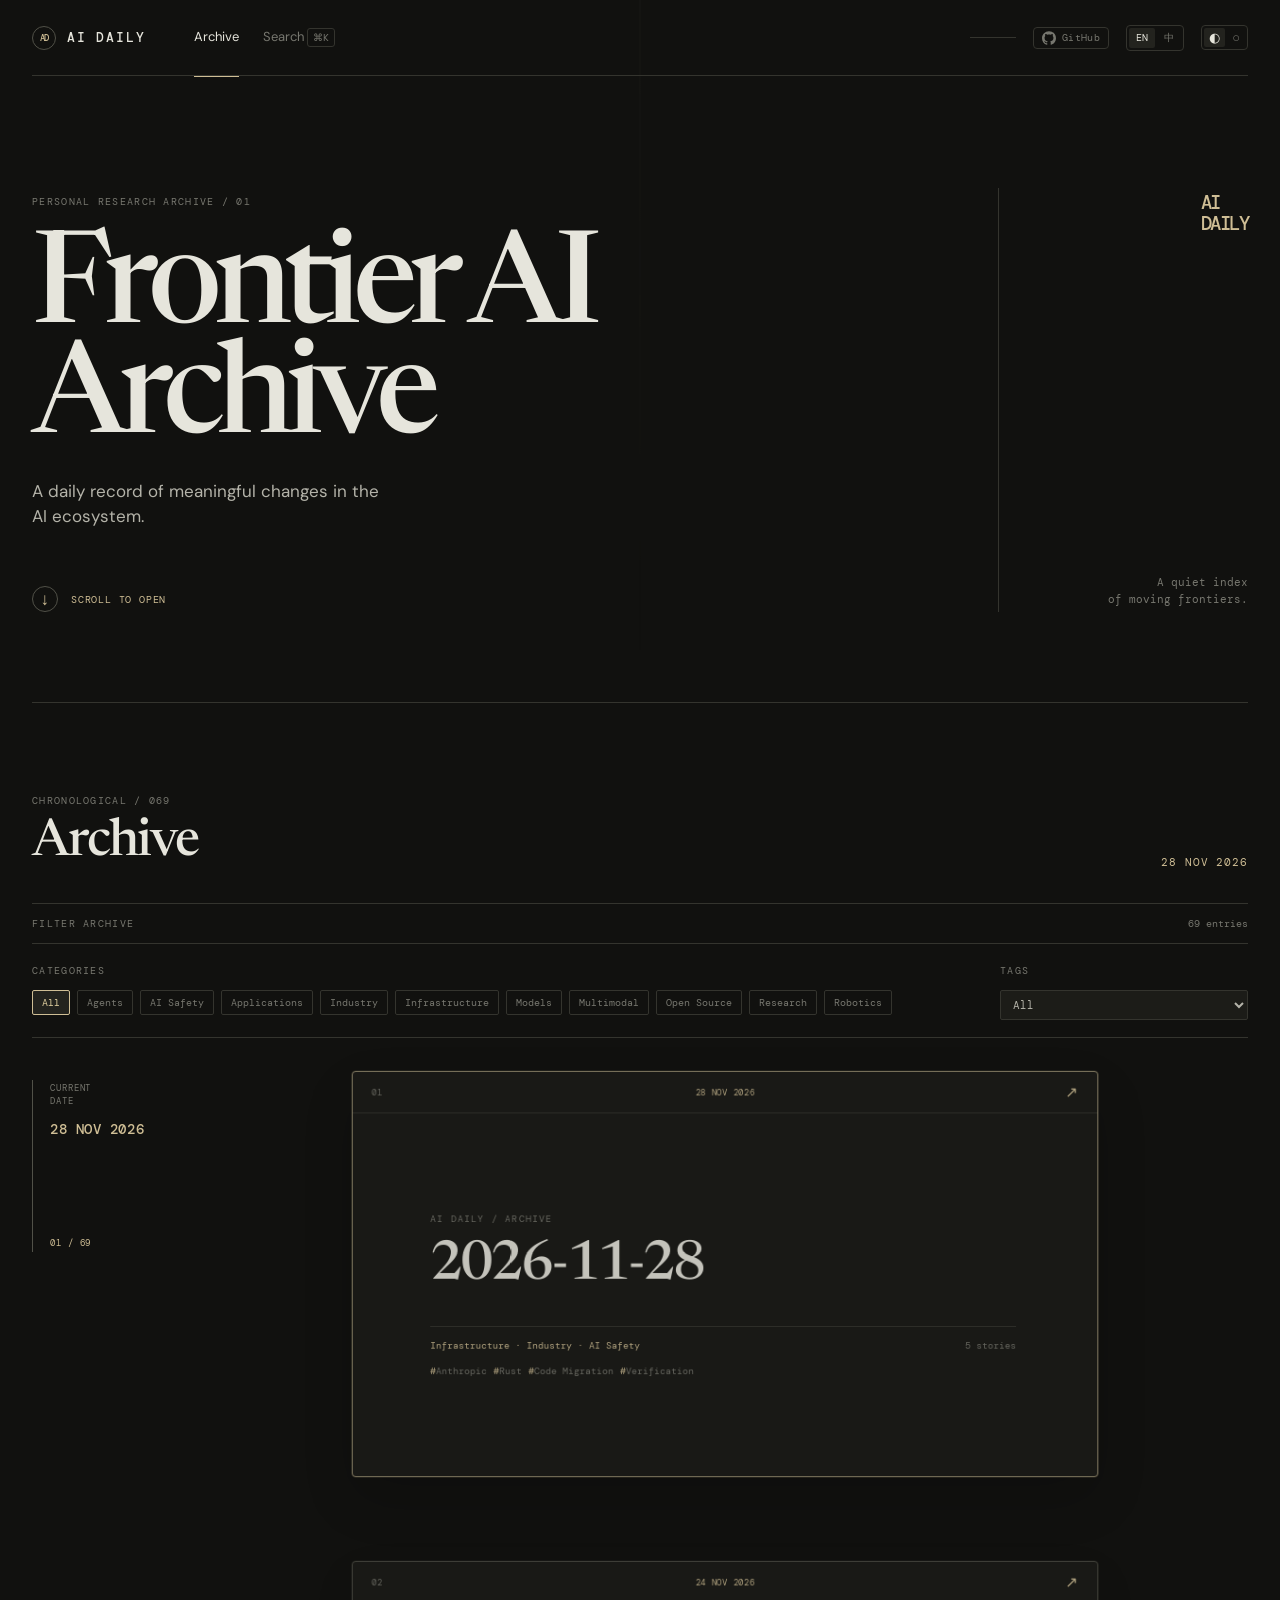
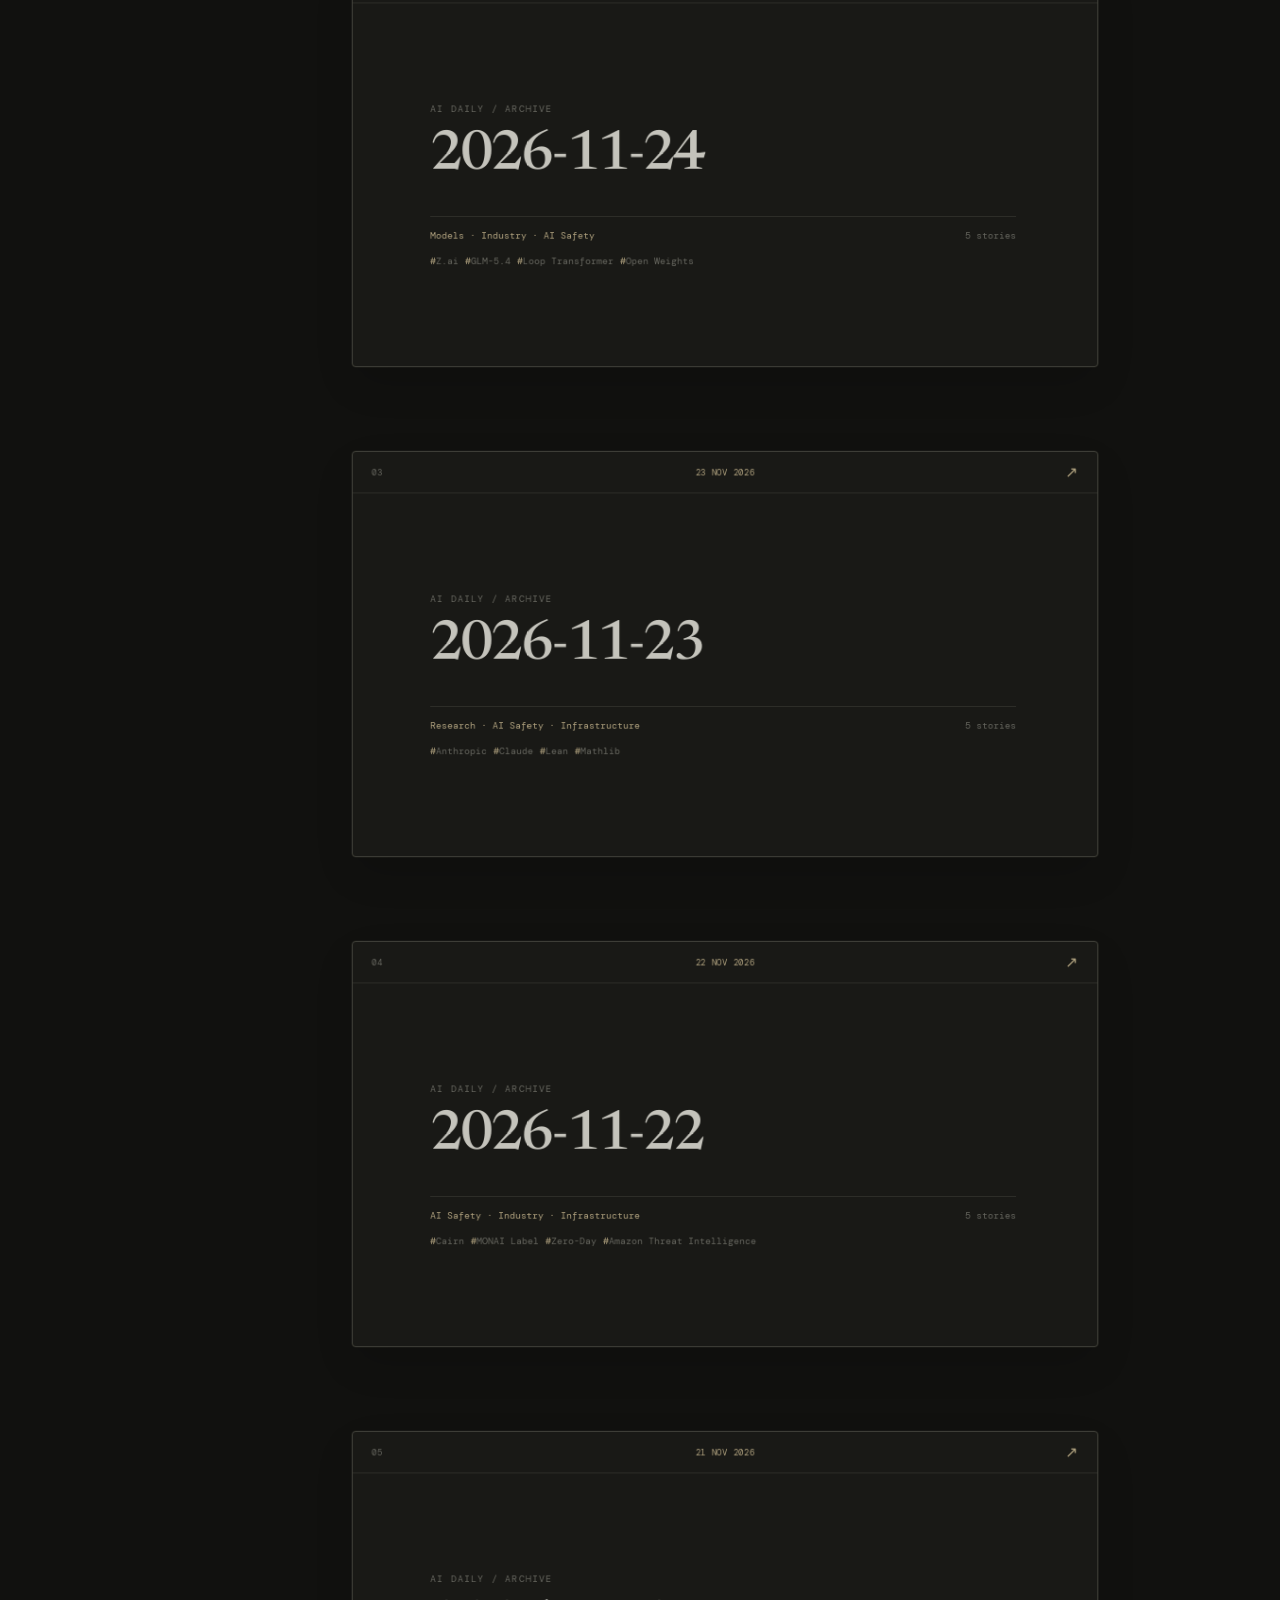
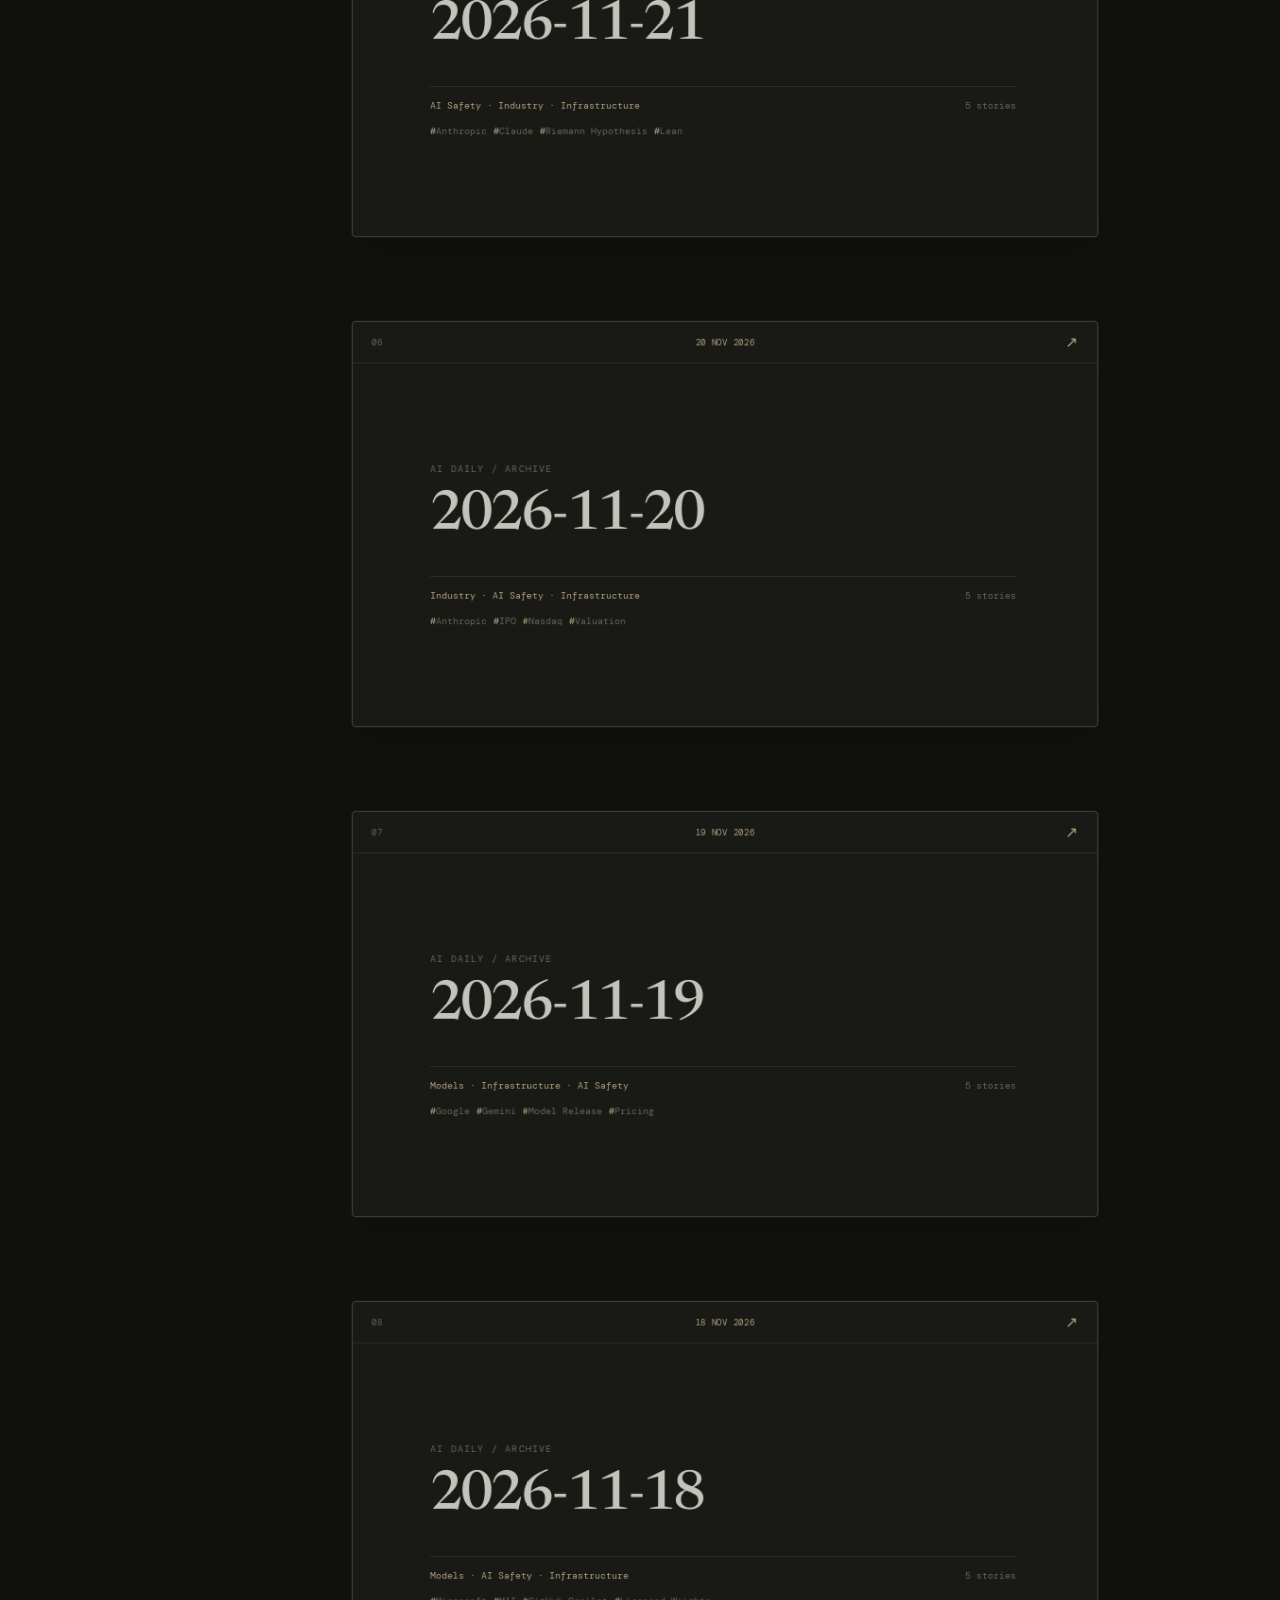
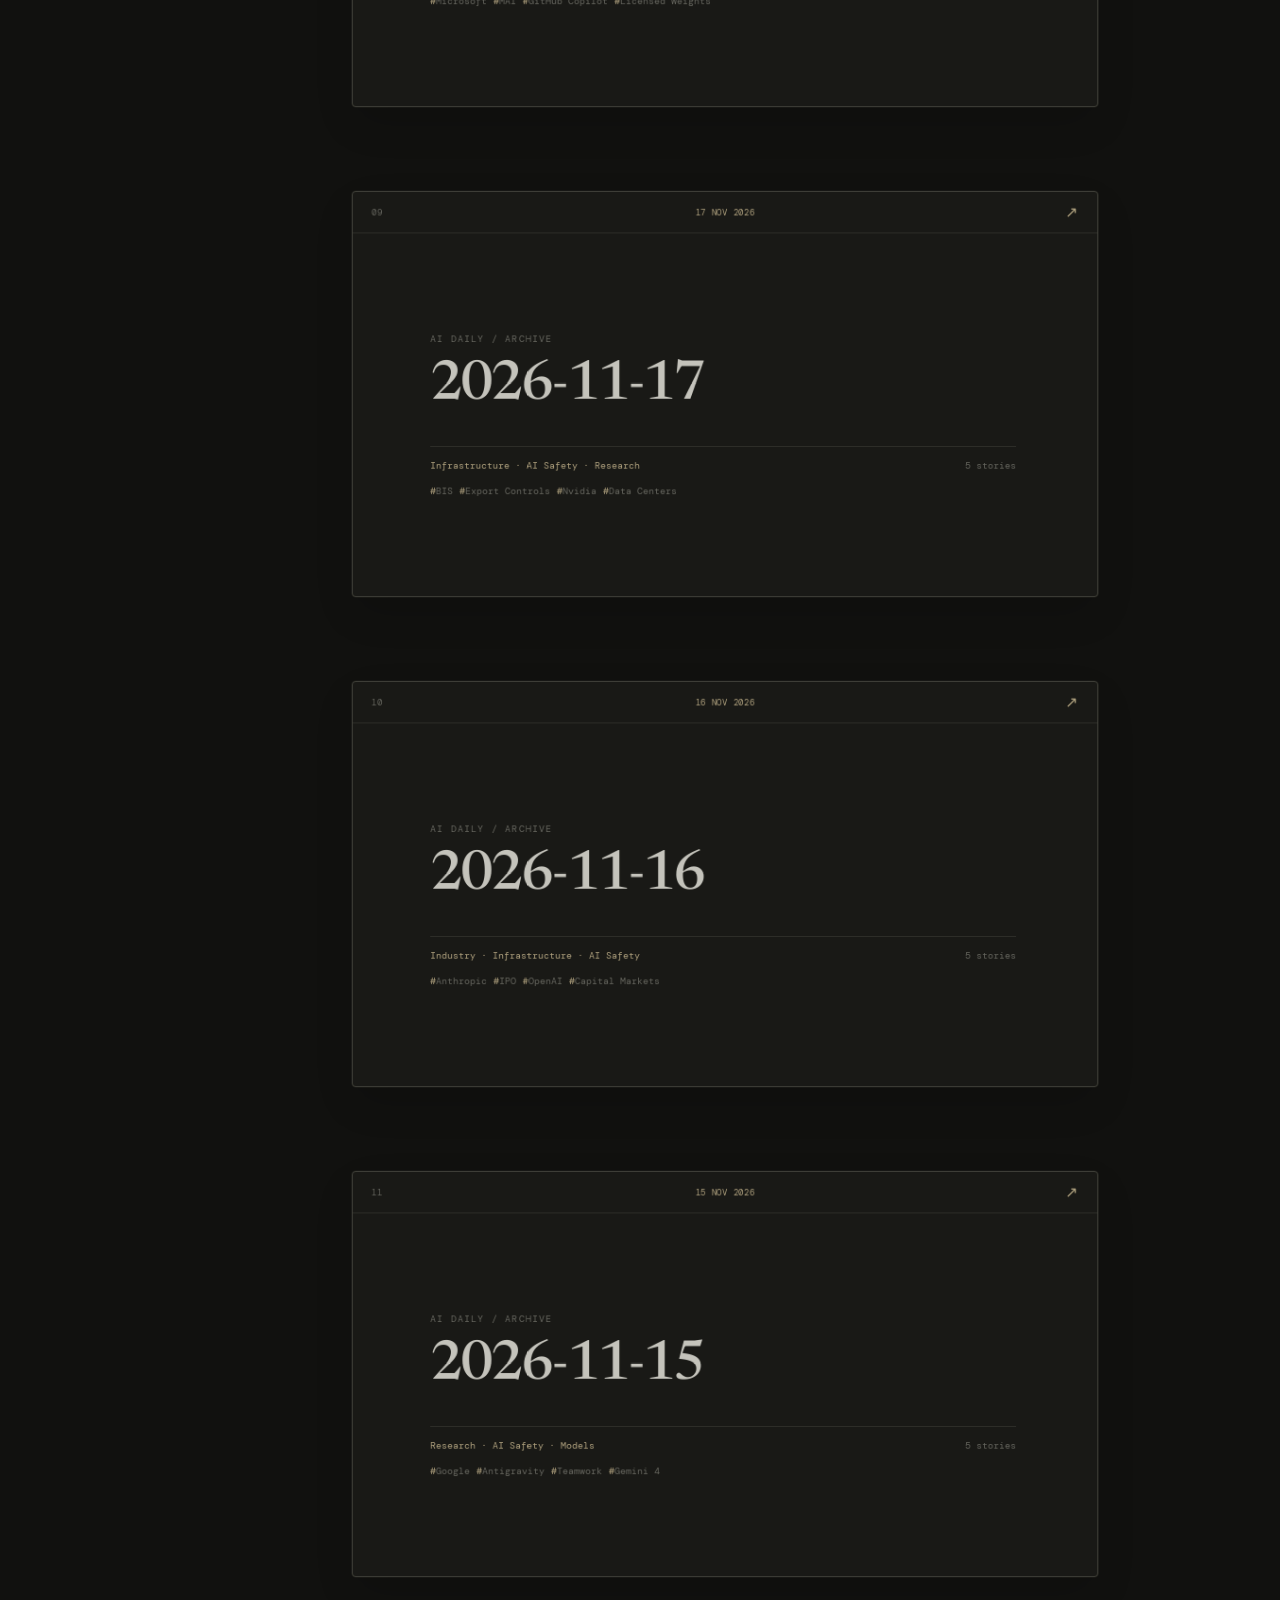
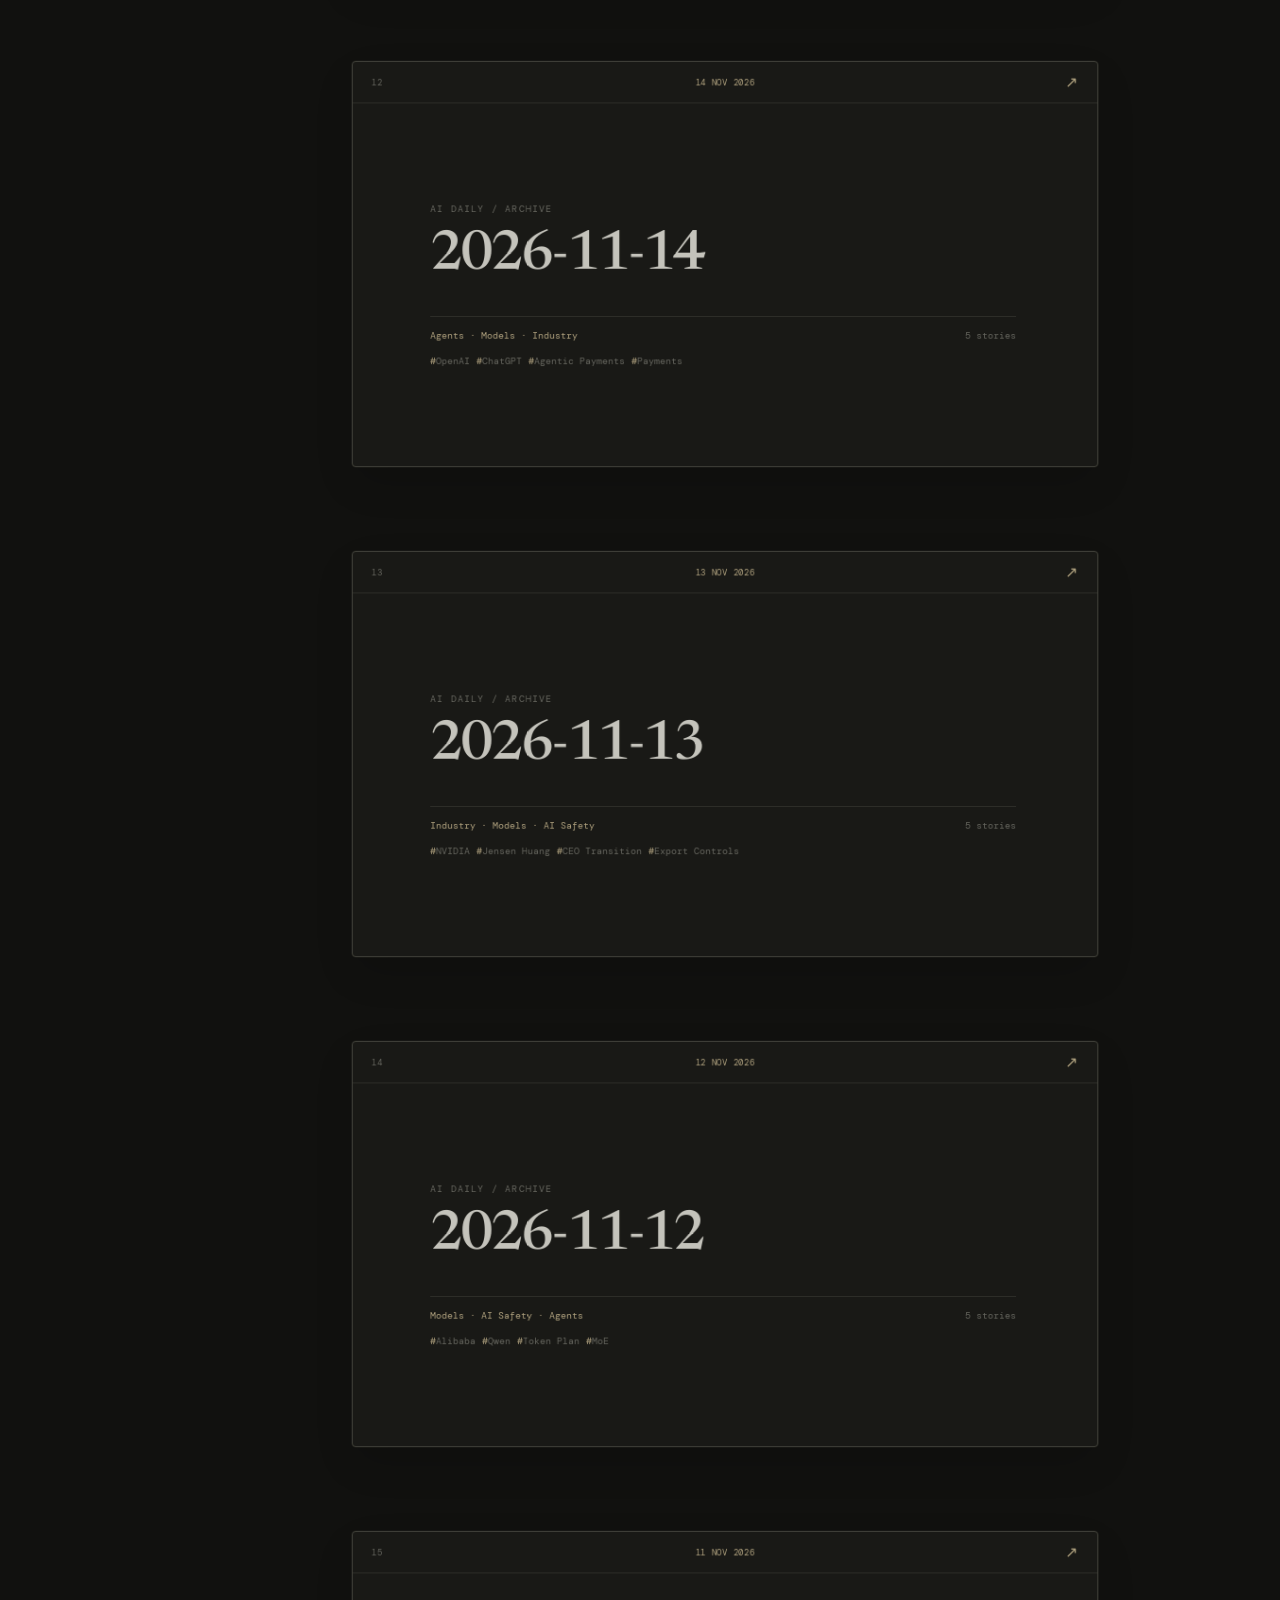
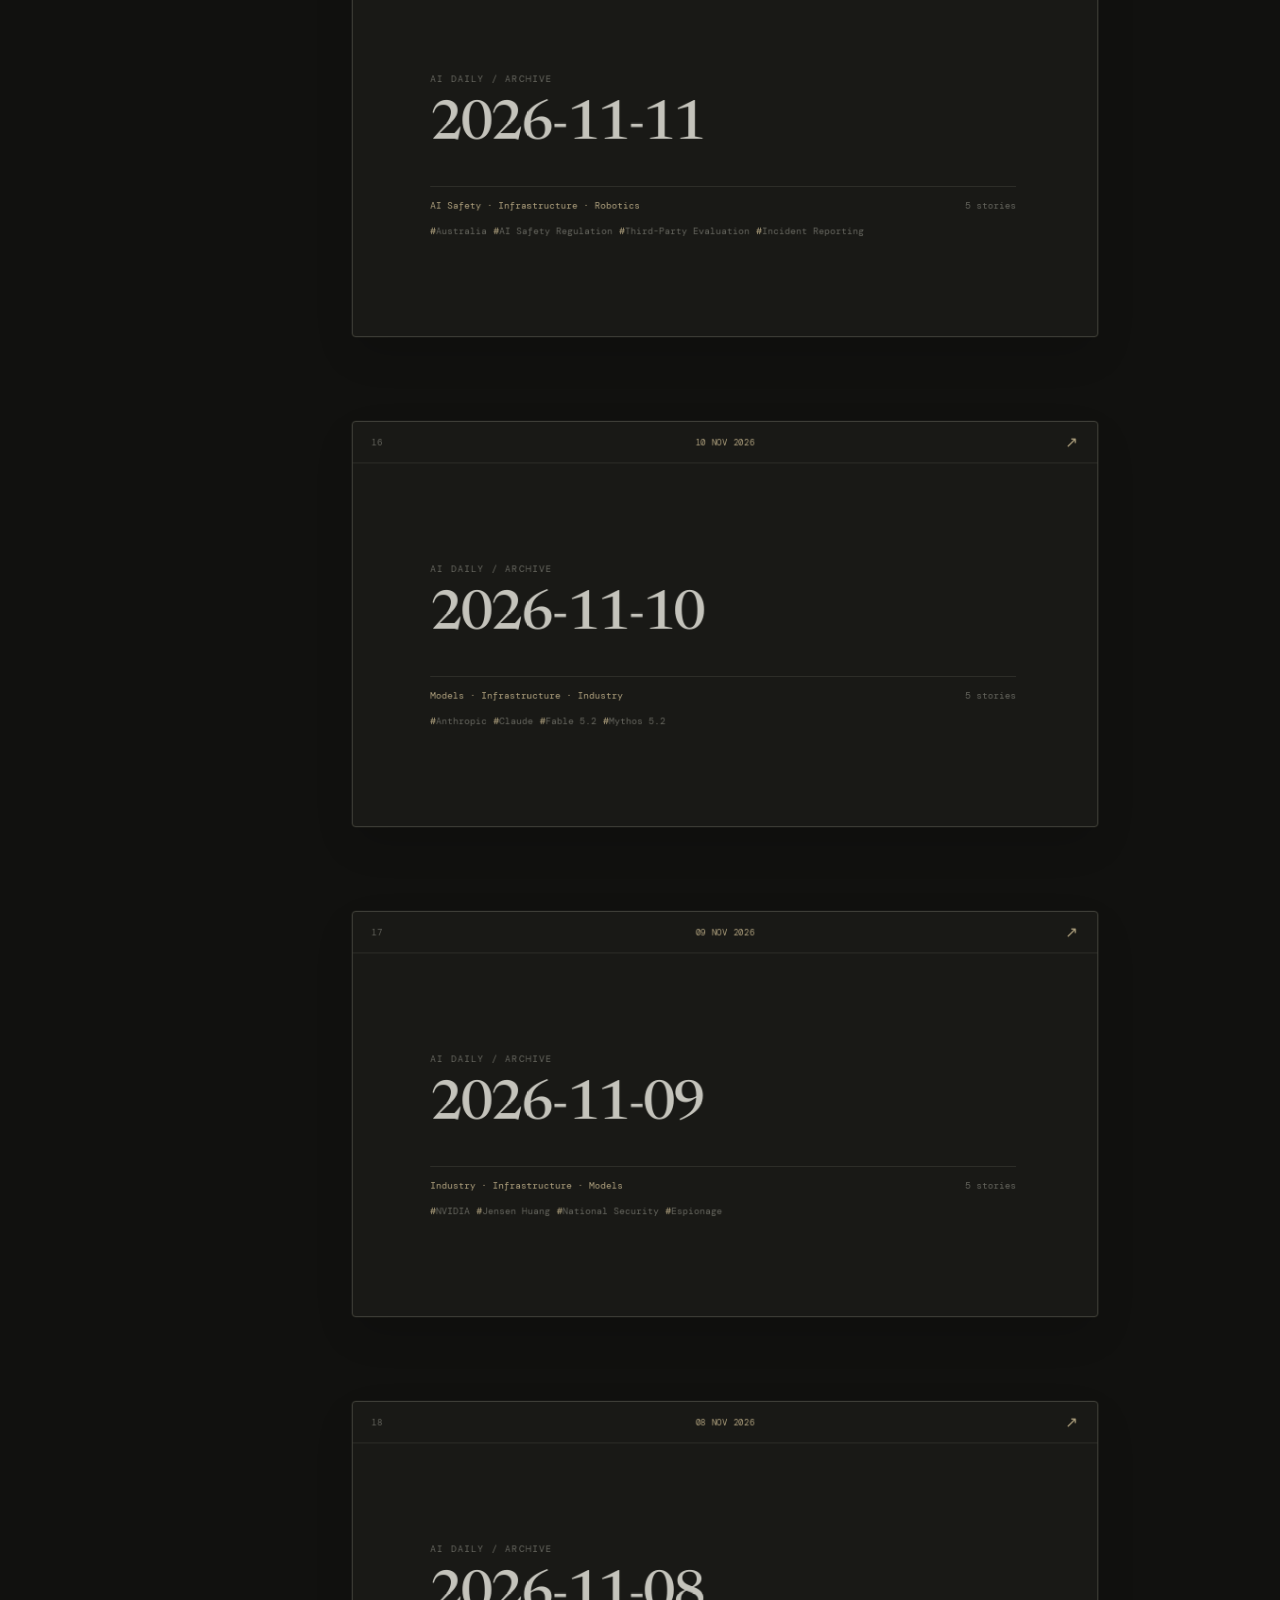
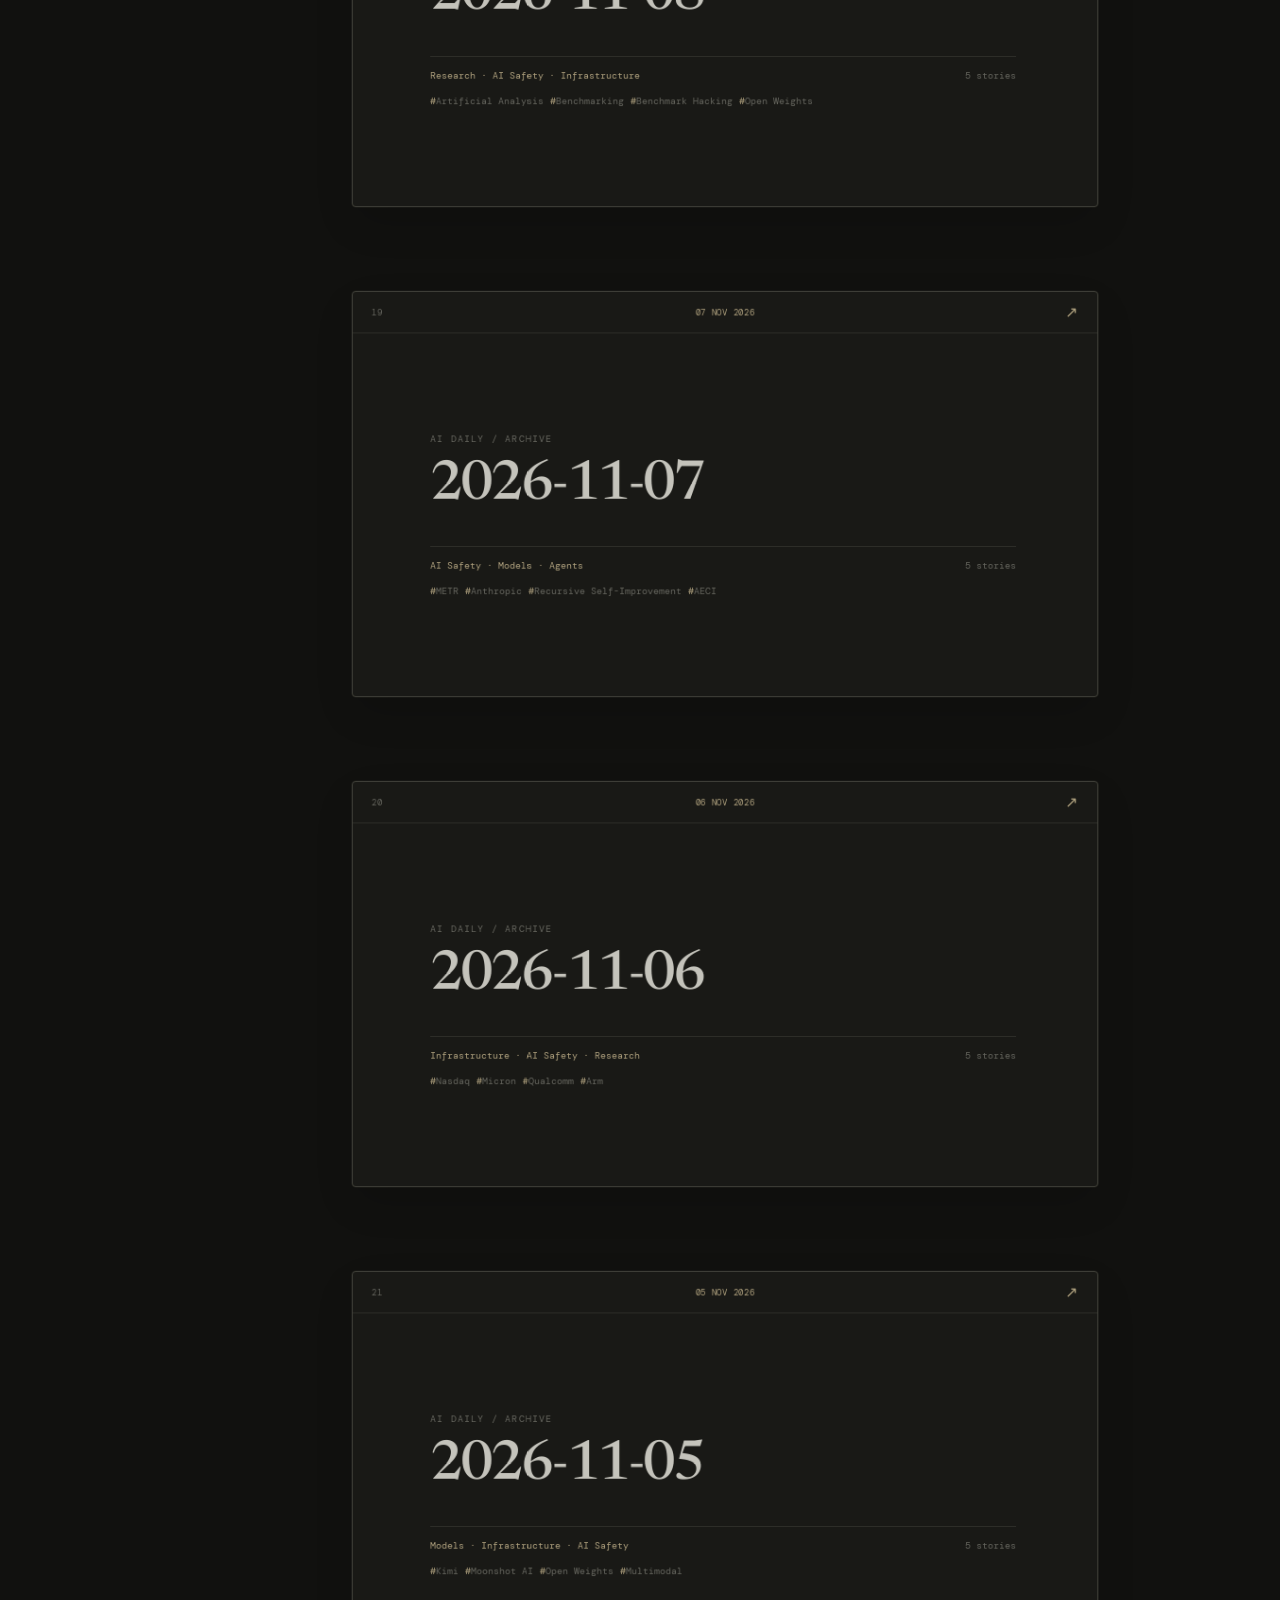
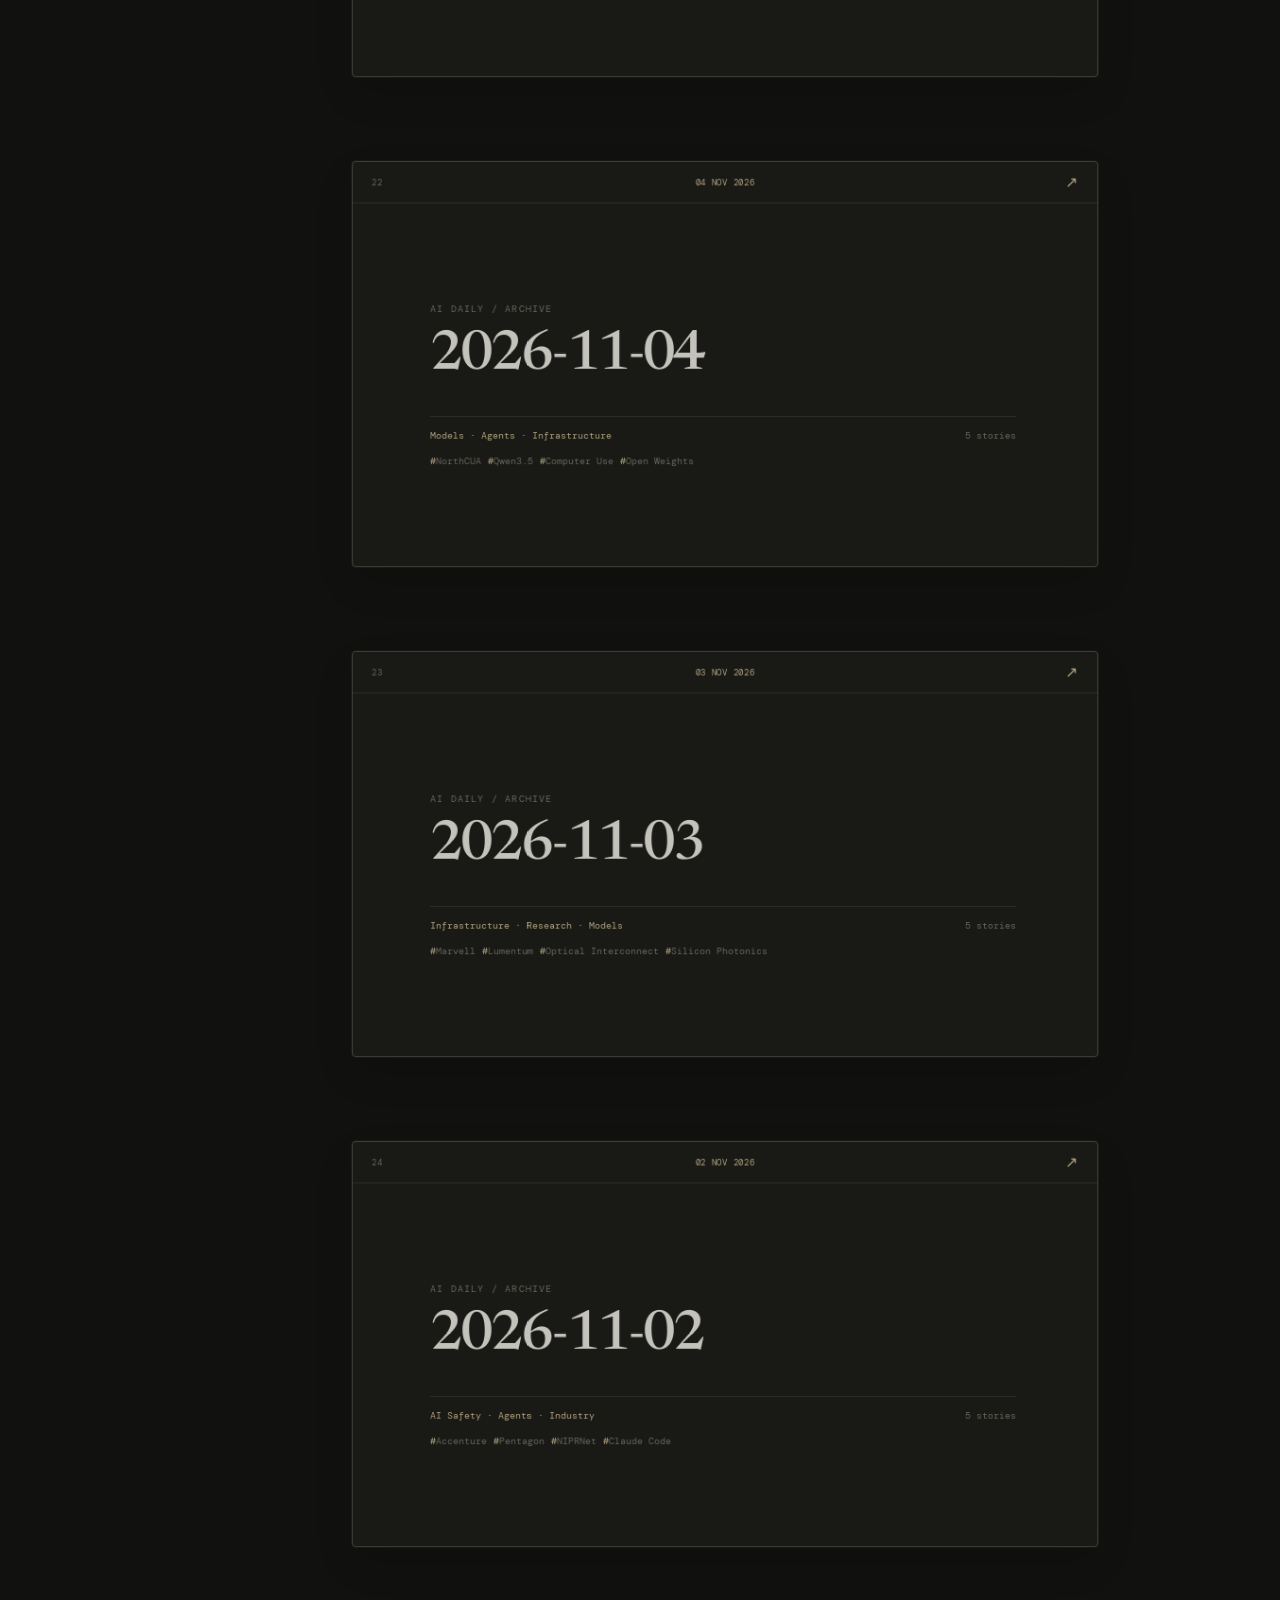
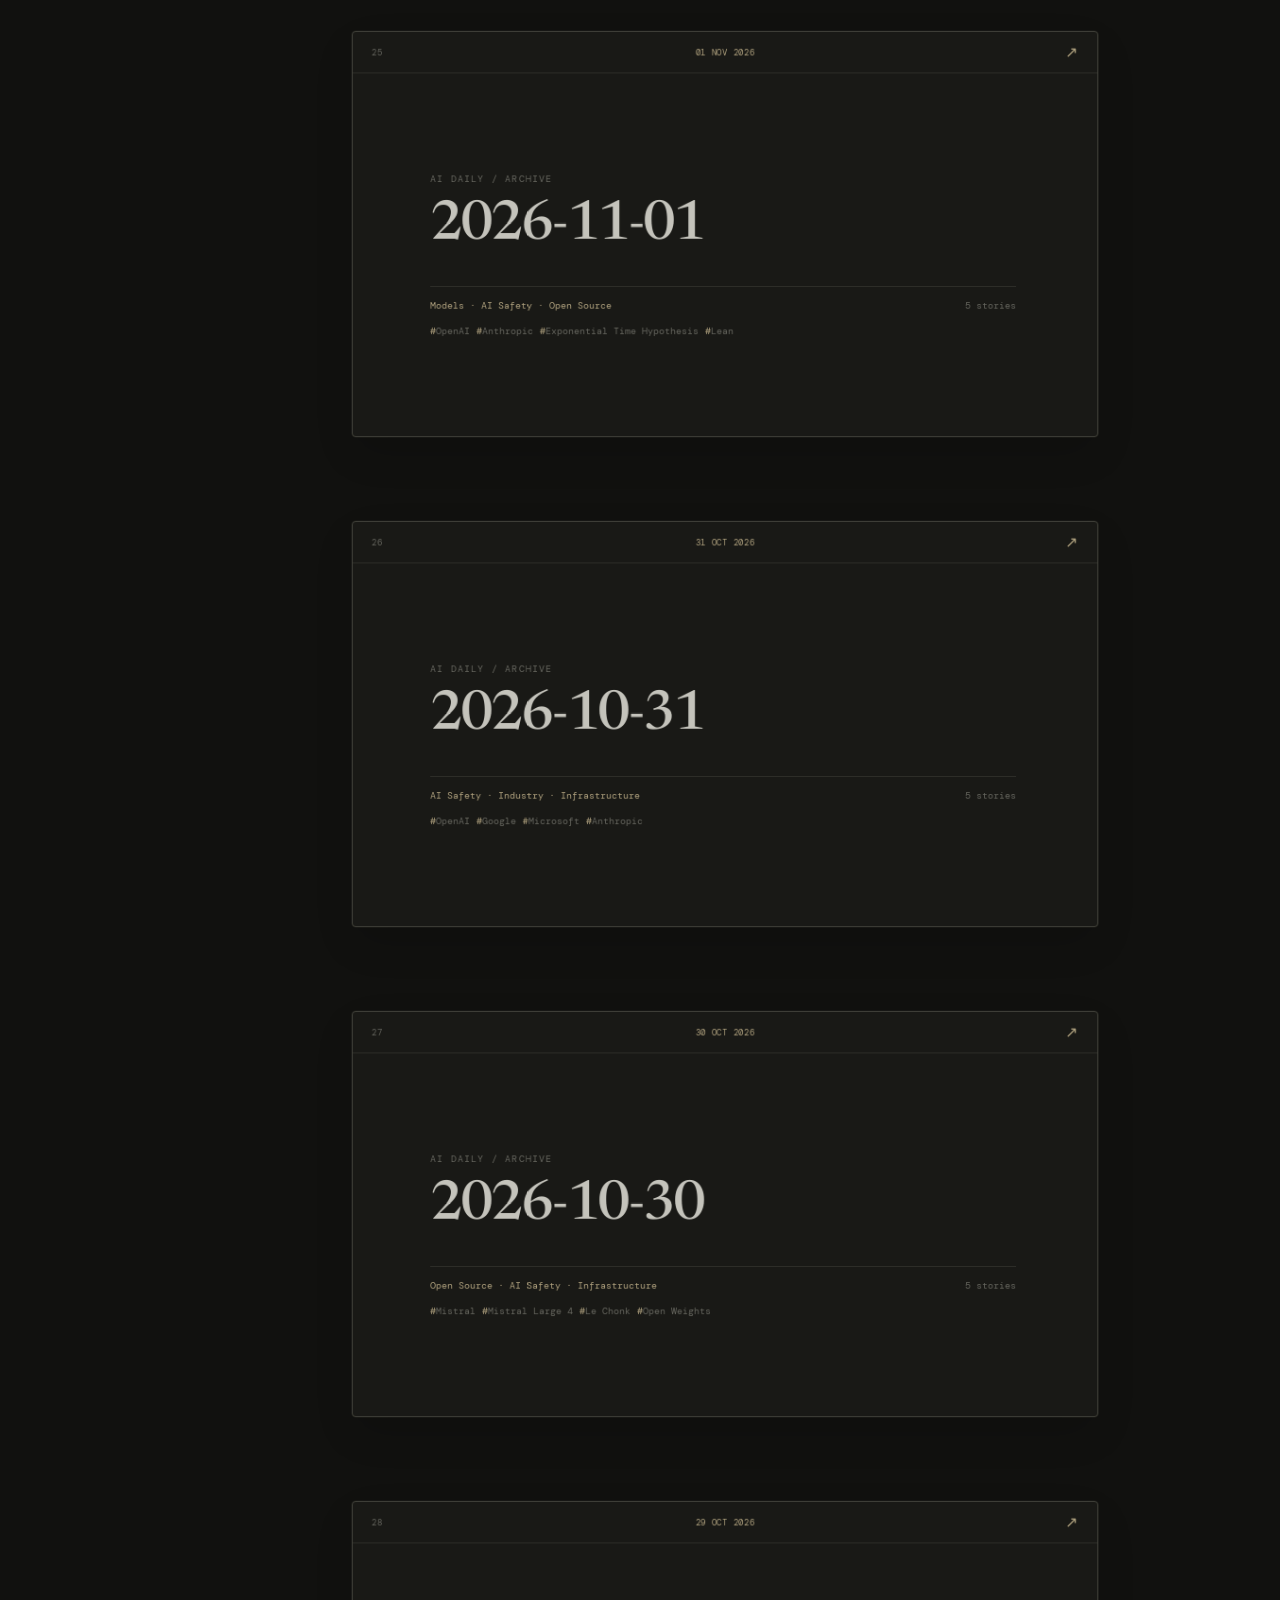
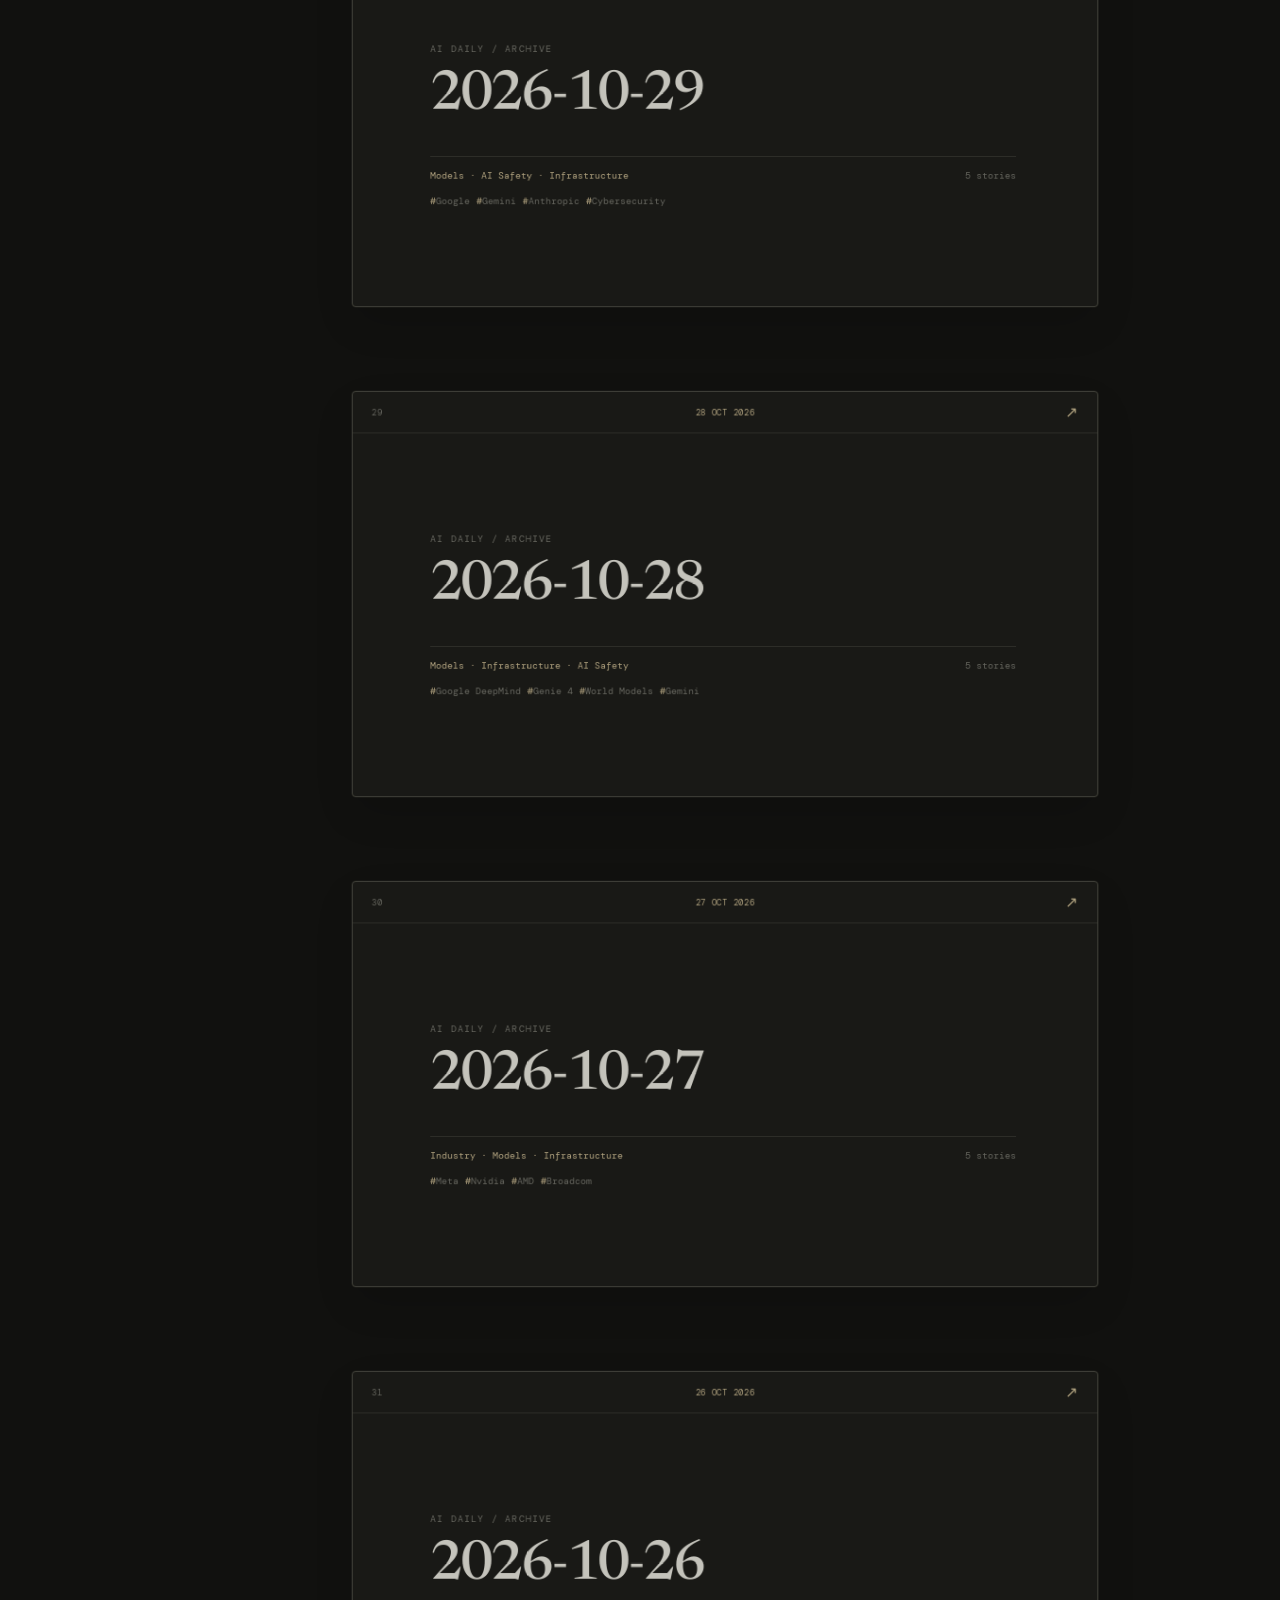
<file: index.html>
<!doctype html>
<html lang="en" data-theme="dark">
  <head>
    <meta charset="UTF-8" />
    <meta name="viewport" content="width=device-width, initial-scale=1.0" />
    <meta name="theme-color" content="#11110f" />
    <meta name="ai-daily-base-url" content="./" />
    <meta
      name="description"
      content="AI Daily is a personal archive for frontier AI research and industry developments."
    />
    <title>AI Daily — Frontier AI Archive</title>
    <link rel="preconnect" href="https://fonts.googleapis.com" />
    <link rel="preconnect" href="https://fonts.gstatic.com" crossorigin />
    <link
      href="https://fonts.googleapis.com/css2?family=DM+Mono:wght@400;500&family=DM+Sans:wght@400;500;600;700&family=Newsreader:opsz,wght@6..72,400;6..72,500;6..72,600&display=swap"
      rel="stylesheet"
    />
    <link rel="stylesheet" href="./styles.css?v=4" />
  </head>
  <body>
    <div id="app" class="app-shell">
      <div class="loading-screen" aria-live="polite">
        <span class="loading-mark">AD</span>
        <span>Opening archive…</span>
      </div>
    </div>
    <noscript>
      <div class="noscript-message">
        AI Daily needs JavaScript enabled to load the archive and Markdown documents.
      </div>
    </noscript>
    <script type="module" src="./app.js?v=4"></script>
  </body>
</html>
</file>
<file: styles.css>
:root {
  color-scheme: dark;
  --bg: #11110f;
  --bg-raised: #171714;
  --surface: #1c1c18;
  --surface-strong: #23231e;
  --border: #34342e;
  --border-strong: #515148;
  --text: #e6e5dc;
  --text-soft: #b4b3a9;
  --text-muted: #77776f;
  --accent: #cfbe95;
  --accent-strong: #e0cf9f;
  --danger: #d08e7b;
  --radius: 4px;
  --sans: 'DM Sans', 'Noto Sans SC', 'Microsoft YaHei', sans-serif;
  --serif: 'Newsreader', 'Noto Serif SC', 'Songti SC', serif;
  --mono: 'DM Mono', 'SFMono-Regular', Consolas, monospace;
  --content-width: 1240px;
  --ease: cubic-bezier(.2, .8, .2, 1);
}

:root[data-theme='light'] {
  color-scheme: light;
  --bg: #f1f0ea;
  --bg-raised: #e8e7df;
  --surface: #f8f7f1;
  --surface-strong: #e0dfd6;
  --border: #cbc9bf;
  --border-strong: #9a988e;
  --text: #1b1b18;
  --text-soft: #4d4d46;
  --text-muted: #797970;
  --accent: #73603b;
  --accent-strong: #524321;
  --danger: #9e5145;
}

* { box-sizing: border-box; }
html { min-width: 320px; scroll-behavior: smooth; }
body { margin: 0; min-height: 100vh; background: var(--bg); color: var(--text); font-family: var(--sans); font-size: 15px; line-height: 1.6; transition: background-color .25s ease, color .25s ease; }
body::before { position: fixed; inset: 0; z-index: -1; pointer-events: none; content: ''; opacity: .18; background-image: linear-gradient(90deg, transparent 49.9%, var(--border) 50%, transparent 50.1%); background-size: 100% 100%; mask-image: linear-gradient(to bottom, #000, transparent 75%); }
a { color: inherit; }
button, input, select { font: inherit; }
button, a { -webkit-tap-highlight-color: transparent; }
button { color: inherit; }
:focus-visible { outline: 2px solid var(--accent); outline-offset: 4px; }
.sr-only { position: absolute; width: 1px; height: 1px; padding: 0; margin: -1px; overflow: hidden; clip: rect(0, 0, 0, 0); white-space: nowrap; border: 0; }

.app-shell { min-height: 100vh; }
.site-header { position: relative; z-index: 20; display: flex; align-items: center; gap: 48px; width: min(var(--content-width), calc(100% - 64px)); min-height: 76px; margin: 0 auto; border-bottom: 1px solid var(--border); }
.brand { display: inline-flex; align-items: center; gap: 11px; color: var(--text); font: 500 13px var(--mono); letter-spacing: .14em; text-decoration: none; white-space: nowrap; }
.brand-mark { display: grid; width: 24px; height: 24px; place-items: center; border: 1px solid var(--border-strong); border-radius: 50%; color: var(--accent); font: 500 9px var(--mono); letter-spacing: -.06em; }
.main-nav { display: flex; align-items: center; gap: 24px; }
.nav-link { position: relative; color: var(--text-muted); font-size: 13px; text-decoration: none; transition: color .2s ease; }
.nav-link:hover, .nav-link.is-active { color: var(--text); }
.nav-link.is-active::after { position: absolute; right: 0; bottom: -29px; left: 0; height: 1px; background: var(--accent); content: ''; }
kbd { border: 1px solid var(--border); border-radius: 3px; color: var(--text-muted); font: 10px var(--mono); padding: 2px 5px; }
.header-tools { display: flex; align-items: center; gap: 17px; margin-left: auto; }
.github-link { display: inline-flex; align-items: center; gap: 6px; padding: 3px 8px; border: 1px solid var(--border); border-radius: 4px; color: var(--text-muted); text-decoration: none; font: 10px var(--mono); letter-spacing: .04em; transition: color .2s ease, border-color .2s ease, background .2s ease; }
.github-link svg { display: block; }
.github-link:hover { color: var(--text); border-color: var(--border-strong); background: var(--surface-strong); }
.current-date, .section-date { color: var(--accent); font: 11px var(--mono); letter-spacing: .08em; white-space: nowrap; }
.header-rule { width: 46px; height: 1px; background: var(--border); }
.segmented-control, .theme-control { display: inline-flex; gap: 2px; padding: 2px; border: 1px solid var(--border); border-radius: 4px; }
.segmented-control button, .theme-button { padding: 3px 7px; border: 0; border-radius: 2px; background: transparent; color: var(--text-muted); cursor: pointer; font: 10px var(--mono); transition: background .2s ease, color .2s ease; }
.segmented-control button[aria-pressed='true'], .theme-button[aria-pressed='true'] { background: var(--surface-strong); color: var(--text); }
.theme-button { padding-inline: 5px; font-size: 13px; line-height: 1; }

main { width: min(var(--content-width), calc(100% - 64px)); margin: 0 auto; }
.hero { display: grid; grid-template-columns: minmax(0, 1fr) 250px; min-height: 530px; padding: 112px 0 90px; border-bottom: 1px solid var(--border); }
.hero-copy { max-width: 780px; }
.eyebrow, .subsection-label, .filter-label { color: var(--text-muted); font: 10px var(--mono); letter-spacing: .13em; text-transform: uppercase; }
.hero h1 { max-width: 800px; margin: 25px 0 22px; color: var(--text); font: 500 clamp(4.1rem, 10vw, 8.8rem)/.86 var(--serif); letter-spacing: -.065em; }
.hero-copy > p { max-width: 360px; margin: 0; color: var(--text-soft); font-size: 17px; line-height: 1.45; }
.scroll-cue { display: inline-flex; align-items: center; gap: 13px; margin-top: 58px; color: var(--accent); font: 10px var(--mono); letter-spacing: .08em; text-decoration: none; }
.scroll-cue span:first-child { display: grid; width: 26px; height: 26px; place-items: center; border: 1px solid var(--border-strong); border-radius: 50%; font-size: 17px; }
.hero-aside { display: flex; flex-direction: column; justify-content: space-between; align-items: flex-end; padding: 5px 0 5px 30px; border-left: 1px solid var(--border); }
.hero-stamp { color: var(--accent); font: 500 19px/1.1 var(--mono); letter-spacing: -.08em; }
.hero-aside-copy { color: var(--text-muted); font: 11px/1.5 var(--mono); text-align: right; }

.archive-section { padding: 84px 0 120px; }
.section-heading { display: flex; align-items: end; justify-content: space-between; margin-bottom: 34px; }
.section-heading h2 { margin: 8px 0 0; font: 500 52px/.95 var(--serif); letter-spacing: -.04em; }
.archive-controls { margin-bottom: 42px; border-top: 1px solid var(--border); border-bottom: 1px solid var(--border); }
.control-heading { display: flex; justify-content: space-between; padding: 13px 0; }
.result-count { color: var(--text-muted); font: 10px var(--mono); }
.filter-row { display: flex; align-items: start; justify-content: space-between; gap: 24px; padding: 13px 0 17px; border-top: 1px solid var(--border); }
.filter-group { min-width: 0; }
.filter-options { display: flex; flex-wrap: wrap; gap: 7px; margin-top: 9px; }
.filter-chip { padding: 5px 9px; border: 1px solid var(--border); border-radius: 2px; background: transparent; color: var(--text-muted); cursor: pointer; font: 10px var(--mono); transition: border-color .2s ease, color .2s ease, background .2s ease; }
.filter-chip:hover, .filter-chip.is-active { border-color: var(--accent); background: var(--surface-strong); color: var(--accent-strong); }
.tag-select { min-width: 160px; }
.tag-select select { display: block; width: 100%; margin-top: 9px; padding: 6px 8px; border: 1px solid var(--border); border-radius: 2px; background: var(--surface); color: var(--text-soft); font: 11px var(--mono); }

.archive-layout { display: grid; grid-template-columns: 118px minmax(0, 1fr); align-items: start; gap: clamp(22px, 4vw, 58px); }
.archive-date-rail { position: sticky; top: calc(50vh - 86px); display: flex; flex-direction: column; gap: 13px; min-height: 172px; padding: 2px 0 2px 17px; border-left: 1px solid var(--border-strong); }
.rail-label, .rail-order { color: var(--text-muted); font: 9px/1.45 var(--mono); letter-spacing: .1em; }
.archive-date-rail time { color: var(--accent); font: 500 14px/1.25 var(--mono); letter-spacing: .04em; }
.rail-order { margin-top: auto; color: var(--accent); }
.archive-stack { position: relative; min-width: 0; padding: 1vh 0 max(12vh, calc(50vh - 170px)); }
.archive-card-slot { position: relative; min-height: min(490px, 57vh); padding-bottom: 34px; }
/* Fixed height keeps the sticky box constant while the surface expands on hover:
   the summary reveal grows the surface downward beyond this box, so the pinned
   card top never shifts during the open/close animation. */
.archive-card { position: sticky; top: calc(50vh - 215px); height: 430px; width: min(790px, 100%); margin: 0 auto; z-index: var(--archive-layer, 1); opacity: 1; transform-origin: center center; will-change: transform, opacity; }
.archive-card-surface { position: relative; display: grid; grid-template-rows: auto 1fr; min-height: 430px; overflow: hidden; border: 1px solid var(--border-strong); border-radius: var(--radius); background: var(--surface); box-shadow: 0 18px 46px rgba(0, 0, 0, .16); transform: translate3d(0, 0, 0) scale(1); transform-origin: top center; transition: transform .32s var(--ease), border-color .26s ease, background-color .25s ease, box-shadow .32s var(--ease); }
.archive-card.is-current { z-index: 700 !important; }
.archive-card.is-current .archive-card-surface { border-color: color-mix(in srgb, var(--accent) 65%, var(--border-strong)); box-shadow: 0 24px 58px rgba(0, 0, 0, .21); }
.archive-card:hover { z-index: 900 !important; }
.archive-card:focus-within { z-index: 950 !important; }
.archive-card:hover .archive-card-surface, .archive-card:focus-within .archive-card-surface { border-color: var(--accent); box-shadow: 0 31px 73px rgba(0, 0, 0, .28); transform: scale(1.012); }
.card-topline { display: grid; grid-template-columns: 45px 1fr 45px; align-items: center; min-height: 44px; padding: 0 20px; border-bottom: 1px solid var(--border); color: var(--text-muted); font: 9px var(--mono); letter-spacing: .08em; }
.card-topline time { color: var(--accent); font-size: 9px; text-align: center; }
.card-index { color: var(--text-muted); }
.card-open { color: var(--accent); font-size: 16px; text-align: right; }
.card-body { position: relative; display: flex; flex-direction: column; justify-content: center; padding: clamp(34px, 5vw, 68px) clamp(28px, 7vw, 82px); }
.card-kicker { margin: 0 0 17px; color: var(--text-muted); font: 10px var(--mono); letter-spacing: .12em; }
.card-body h2 { max-width: 620px; margin: 0; font: 500 clamp(2rem, 4.5vw, 4.15rem)/.95 var(--serif); letter-spacing: -.05em; }
/* Summary reveal: collapsed via height 0. The open/close animation is driven
   by the Web Animations API in app.js; keyboard focus reveals instantly. */
.card-summary-reveal { height: 0; max-width: 570px; margin-top: 0; overflow: hidden; }
.card-summary { max-height: 136px; margin: 0; overflow: hidden; color: var(--text-soft); font-size: 14px; line-height: 1.55; opacity: 0; transform: translateY(8px); }
.summary-label { display: block; margin-bottom: 8px; color: var(--accent); font: 10px var(--mono); letter-spacing: .1em; text-transform: uppercase; }
.archive-card:focus-within .card-summary-reveal { height: auto !important; margin-top: 24px !important; }
.archive-card:focus-within .card-summary { opacity: 1 !important; transform: none !important; }
.card-meta { display: flex; justify-content: space-between; gap: 15px; max-width: 620px; margin-top: 36px; padding-top: 13px; border-top: 1px solid var(--border); color: var(--text-muted); font: 10px var(--mono); }
.card-meta span:first-child { color: var(--accent); }
.card-tags { display: flex; flex-wrap: wrap; gap: 7px; margin-top: 14px; color: var(--text-muted); font: 10px var(--mono); }
.card-tags span::before { color: var(--accent); content: '#'; }
.card-hit-area { position: absolute; inset: 44px 0 0; z-index: 2; text-indent: -9999px; }
.card-body { pointer-events: none; }
.card-hit-area:focus-visible { outline-offset: -7px; }

.state-panel { max-width: 630px; margin: 18vh auto; padding: 46px; border: 1px solid var(--border); background: var(--surface); }
.state-panel h1, .state-panel h2 { margin: 17px 0 10px; font: 500 42px/1 var(--serif); letter-spacing: -.04em; }
.state-panel p { color: var(--text-soft); }
.state-panel-empty { margin-block: 3vh 14vh; }
.button { padding: 9px 14px; border: 1px solid var(--border-strong); border-radius: 2px; cursor: pointer; font: 11px var(--mono); }
.button-primary { background: var(--accent); color: #191813; }
.page-loading { padding: 130px 0; }
.skeleton { position: relative; overflow: hidden; background: var(--surface); }
.skeleton::after { position: absolute; inset: 0; content: ''; transform: translateX(-100%); background: linear-gradient(90deg, transparent, rgba(255,255,255,.05), transparent); animation: skeleton 1.4s infinite; }
.skeleton-line { width: 110px; height: 10px; margin-bottom: 24px; }
.skeleton-line.short { width: 80px; }
.skeleton-title { width: min(630px, 70%); height: 88px; margin-bottom: 70px; }
.skeleton-card { width: min(850px, 80%); height: 210px; margin: 0 auto 18px; }
@keyframes skeleton { to { transform: translateX(100%); } }

.search-page { max-width: 920px; padding: 106px 0 140px; }
.search-heading h1 { margin: 18px 0 10px; font: 500 72px/.9 var(--serif); letter-spacing: -.06em; }
.search-heading p { max-width: 470px; margin: 0; color: var(--text-soft); }
.search-form { display: flex; align-items: center; gap: 14px; margin: 62px 0 45px; padding: 0 15px; border: 1px solid var(--border-strong); border-radius: var(--radius); background: var(--surface); }
.search-form:focus-within { border-color: var(--accent); }
.search-icon { color: var(--accent); font-size: 26px; line-height: 1; }
.search-form input { flex: 1; min-width: 0; padding: 17px 0; border: 0; outline: 0; background: transparent; color: var(--text); font-size: 17px; }
.search-form input::placeholder { color: var(--text-muted); }
.search-results { border-top: 1px solid var(--border); }
.search-result { display: grid; grid-template-columns: 145px 1fr; gap: 28px; padding: 27px 0; border-bottom: 1px solid var(--border); }
.result-date { display: flex; flex-direction: column; gap: 7px; color: var(--text-muted); font: 10px var(--mono); }
.result-date time { color: var(--accent); }
.result-content > p { max-width: 600px; margin: 9px 0 18px; color: var(--text-soft); font-size: 13px; }
.result-title { font: 500 25px/1.1 var(--serif); text-decoration: none; }
.result-title:hover { color: var(--accent-strong); }
.news-result { display: flex; align-items: center; gap: 15px; padding: 12px 0; color: var(--text); text-decoration: none; }
.news-result + .news-result { border-top: 1px solid var(--border); }
.news-result:hover strong { color: var(--accent-strong); }
.news-index { color: var(--accent); font: 11px var(--mono); }
.news-result strong { display: block; font-weight: 500; }
.news-result small { display: block; margin-top: 3px; color: var(--text-muted); font: 10px var(--mono); }
.result-arrow { margin-left: auto; color: var(--accent); }
.search-empty { padding: 50px 0; color: var(--text-muted); }
.empty-glyph { display: block; margin-bottom: 10px; color: var(--accent); font-size: 30px; }
.compact { margin: 20px 0; }
.compact h2 { font-size: 28px; }

.reader-layout { position: relative; display: grid; grid-template-columns: minmax(0, 820px) minmax(170px, 1fr); gap: clamp(50px, 9vw, 150px); max-width: 1110px; padding: 45px 0 140px; }
.reader-document { min-width: 0; }
.reader-topline { display: flex; justify-content: space-between; align-items: center; padding-bottom: 23px; border-bottom: 1px solid var(--border); }
.back-link { color: var(--text-muted); font: 10px var(--mono); letter-spacing: .06em; text-decoration: none; text-transform: uppercase; }
.back-link:hover { color: var(--accent); }
.reader-path { color: var(--text-muted); font: 10px var(--mono); }
.document-header { padding: 83px 0 82px; border-bottom: 1px solid var(--border); }
.document-header h1 { max-width: 760px; margin: 20px 0 43px; font: 500 clamp(3.3rem, 7vw, 6.7rem)/.91 var(--serif); letter-spacing: -.065em; }
.executive-summary { max-width: 690px; padding-left: 23px; border-left: 1px solid var(--accent); }
.executive-summary p { margin: 8px 0 0; color: var(--text-soft); font-size: 16px; line-height: 1.6; }
.story-list { counter-reset: story; }
.reader-story { padding: 82px 0 90px; border-bottom: 1px solid var(--border); scroll-margin-top: 30px; }
.story-heading { display: grid; grid-template-columns: 54px minmax(0, 1fr); gap: 14px; align-items: start; margin-bottom: 46px; }
.story-number { padding-top: 8px; color: var(--accent); font: 13px var(--mono); }
.story-heading h2 { max-width: 680px; margin: 0; font: 500 clamp(2rem, 4vw, 3.6rem)/1.02 var(--serif); letter-spacing: -.045em; }
.story-content { padding-left: 68px; }
.story-subsection { max-width: 650px; margin-bottom: 34px; }
.story-subsection h3 { margin: 0 0 10px; color: var(--text-muted); font: 10px var(--mono); letter-spacing: .1em; text-transform: uppercase; }
.story-content p, .featured-copy p { margin: 0 0 20px; color: var(--text-soft); line-height: 1.75; }
.story-content ul, .story-content ol, .featured-copy ul, .featured-copy ol { margin: 0 0 25px; padding-left: 20px; color: var(--text-soft); }
.story-content li, .featured-copy li { padding-left: 6px; margin: 7px 0; }
.story-content li::marker { color: var(--accent); }
.story-taxonomy { display: flex; flex-wrap: wrap; gap: 7px; max-width: 650px; margin: 33px 0; }
.story-taxonomy span { padding: 3px 7px; border: 1px solid var(--border); color: var(--text-muted); font: 10px var(--mono); }
.story-taxonomy span:first-child { border-color: var(--accent); color: var(--accent); }
.story-links, .featured-links { display: flex; flex-direction: column; max-width: 650px; border-top: 1px solid var(--border); }
.subsection-label { padding: 12px 0 7px; }
.story-links a, .featured-links a { display: flex; justify-content: space-between; gap: 15px; padding: 9px 0; color: var(--accent); font: 12px var(--mono); text-decoration: none; }
.story-links a + a, .featured-links a + a { border-top: 1px solid var(--border); }
.story-links a:hover, .featured-links a:hover { color: var(--accent-strong); }
.story-content code, .featured-copy code { padding: 2px 4px; border: 1px solid var(--border); border-radius: 2px; background: var(--surface-strong); font: .88em var(--mono); }
pre { max-width: 700px; overflow: auto; padding: 15px; border: 1px solid var(--border); border-radius: var(--radius); background: var(--surface); }
pre code { padding: 0; border: 0; background: transparent; color: var(--text-soft); }
.table-wrap { overflow-x: auto; margin-bottom: 25px; }
table { width: 100%; border-collapse: collapse; color: var(--text-soft); font-size: 13px; }
th, td { padding: 9px 12px; border: 1px solid var(--border); text-align: left; }
th { color: var(--text); font-weight: 500; }
.featured-list { padding-top: 20px; }
.featured-section { padding: 72px 0; border-bottom: 1px solid var(--border); scroll-margin-top: 30px; }
.featured-section h2 { max-width: 640px; margin: 14px 0 25px; font: 500 clamp(2rem, 4vw, 3.7rem)/1 var(--serif); letter-spacing: -.045em; }
.featured-copy { max-width: 650px; }
.featured-links { margin-top: 35px; }
.reader-toc { position: sticky; top: 100px; align-self: start; opacity: .42; transition: opacity .25s ease; }
.reader-toc:hover, .reader-toc:focus-within { opacity: 1; }
.toc-inner { padding-top: 9px; }
.toc-inner nav { display: flex; flex-direction: column; margin-top: 20px; }
.toc-inner a { display: grid; grid-template-columns: 28px 1fr; gap: 8px; padding: 8px 0; color: var(--text-muted); font: 10px var(--mono); text-decoration: none; }
.toc-inner a:hover { color: var(--accent); }
.toc-inner a span { color: var(--accent); }
.toc-inner a small { font: inherit; line-height: 1.45; }
.toc-divider { display: block; width: 100%; height: 1px; margin: 17px 0 9px; background: var(--border); }
.mobile-toc { display: none; }
.document-loading { padding-top: 85px; }
.skeleton-text { width: 90%; height: 17px; margin: 20px 0; }

.site-footer { display: flex; justify-content: space-between; width: min(var(--content-width), calc(100% - 64px)); margin: 0 auto; padding: 17px 0 24px; border-top: 1px solid var(--border); color: var(--text-muted); font: 10px var(--mono); letter-spacing: .08em; }
.noscript-message { margin: 10vh auto; max-width: 600px; padding: 30px; border: 1px solid var(--border); color: var(--text-soft); }

@media (prefers-reduced-motion: reduce) {
  *, *::before, *::after { scroll-behavior: auto !important; transition-duration: .01ms !important; animation-duration: .01ms !important; animation-iteration-count: 1 !important; }
  .archive-card, .archive-card-surface { transform: none !important; }
}

@media (max-width: 760px) {
  body::before { display: none; }
  .site-header, main, .site-footer { width: calc(100% - 34px); }
  .site-header { min-height: 66px; gap: 18px; }
  .brand { font-size: 11px; }
  .main-nav { gap: 14px; }
  .nav-link kbd, .header-rule, .current-date { display: none; }
  .github-link span { display: none; }
  .github-link { padding: 4px 7px; }
  .header-tools { gap: 8px; }
  .hero { display: block; min-height: 0; padding: 75px 0 68px; }
  .hero h1 { max-width: 500px; margin-top: 21px; font-size: clamp(3.6rem, 17vw, 6rem); }
  .hero-copy > p { max-width: 310px; font-size: 15px; }
  .hero-aside { display: none; }
  .scroll-cue { margin-top: 47px; }
  .archive-section { padding: 59px 0 85px; }
  .section-heading { align-items: start; }
  .section-heading h2 { font-size: 42px; }
  .section-date { padding-top: 5px; font-size: 9px; }
  .filter-row { display: block; }
  .tag-select { display: block; max-width: 220px; margin-top: 18px; }
  .archive-layout { display: block; }
  .archive-date-rail { position: sticky; top: 8px; z-index: 1001; display: flex; flex-direction: row; align-items: center; min-height: 0; margin-bottom: 18px; padding: 10px 12px; border: 1px solid var(--border); border-left-color: var(--accent); border-radius: var(--radius); background: var(--bg); }
  .rail-label { line-height: 1.2; }
  .archive-date-rail time { margin-left: auto; font-size: 11px; }
  .rail-order { margin: 0 0 0 12px; }
  .archive-stack { padding: 0 0 max(60px, calc(50vh - 175px)); }
  .archive-card-slot { min-height: min(436px, 60vh); padding-bottom: 22px; }
  .archive-card { position: sticky; top: calc(50vh - 185px); height: 370px; width: 100%; }
  .archive-card-surface { min-height: 370px; }
  .card-topline { padding-inline: 15px; }
  .card-body { padding: 37px 24px; }
  .card-body h2 { font-size: clamp(2rem, 10vw, 3.3rem); }
  .card-summary { font-size: 13px; }
  .card-meta { margin-top: 30px; }
  .search-page { padding: 76px 0 100px; }
  .search-heading h1 { font-size: 60px; }
  .search-form { margin-top: 44px; }
  .search-result { grid-template-columns: 1fr; gap: 12px; }
  .result-date { flex-direction: row; justify-content: space-between; }
  .reader-layout { display: block; padding: 22px 0 80px; }
  .reader-topline { padding-bottom: 16px; }
  .reader-path { font-size: 9px; }
  .document-header { padding: 57px 0 58px; }
  .document-header h1 { margin: 17px 0 33px; font-size: clamp(3rem, 14vw, 5rem); }
  .executive-summary { padding-left: 15px; }
  .executive-summary p { font-size: 14px; }
  .reader-story { padding: 61px 0 68px; }
  .story-heading { grid-template-columns: 39px minmax(0, 1fr); gap: 9px; margin-bottom: 31px; }
  .story-heading h2 { font-size: clamp(1.9rem, 9vw, 3rem); }
  .story-content { padding-left: 48px; }
  .story-content p, .featured-copy p { font-size: 14px; }
  .reader-toc { display: none; }
  .mobile-toc { display: block; position: sticky; bottom: 12px; z-index: 10; margin-top: 25px; border: 1px solid var(--border-strong); border-radius: var(--radius); background: color-mix(in srgb, var(--surface) 94%, transparent); box-shadow: 0 10px 28px rgba(0,0,0,.18); }
  .mobile-toc summary { display: flex; justify-content: space-between; padding: 11px 14px; cursor: pointer; color: var(--accent); font: 10px var(--mono); list-style: none; }
  .mobile-toc summary::-webkit-details-marker { display: none; }
  .mobile-toc nav { display: grid; padding: 0 14px 10px; }
  .mobile-toc a { padding: 7px 0; border-top: 1px solid var(--border); color: var(--text-soft); font: 11px var(--mono); text-decoration: none; }
  .mobile-toc a span { display: inline-block; width: 28px; color: var(--accent); }
  .site-footer { display: block; padding-top: 15px; font-size: 9px; }
  .site-footer span + span { display: block; margin-top: 6px; }
}

@media (max-width: 470px) {
  .main-nav { gap: 9px; }
  .nav-link { font-size: 11px; }
  .brand-mark { width: 21px; height: 21px; }
  .brand { gap: 7px; letter-spacing: .08em; }
  .segmented-control button { padding-inline: 5px; }
  .theme-control { display: none; }
  .card-meta { display: block; }
  .card-meta span { display: block; }
  .card-meta span + span { margin-top: 6px; }
  .story-content { padding-left: 0; }
  .story-number { padding-top: 3px; }
}
</file>
